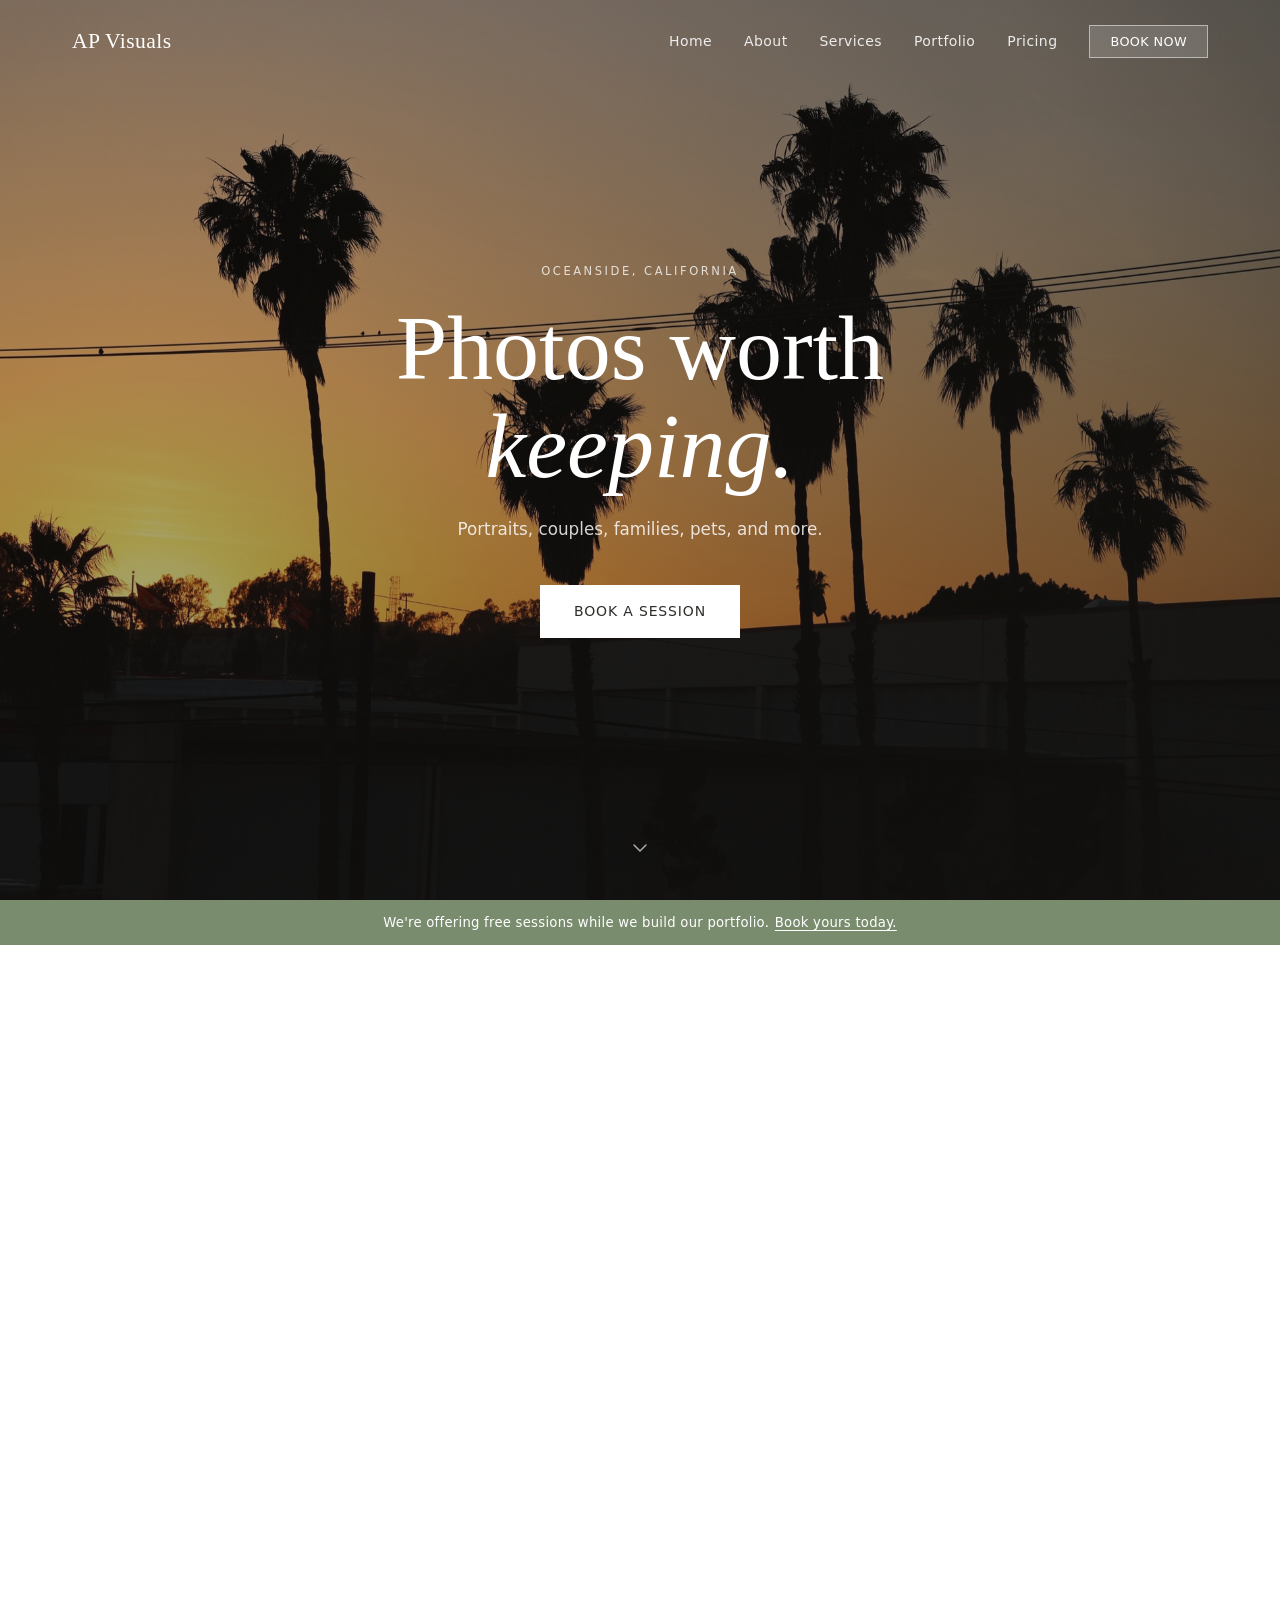
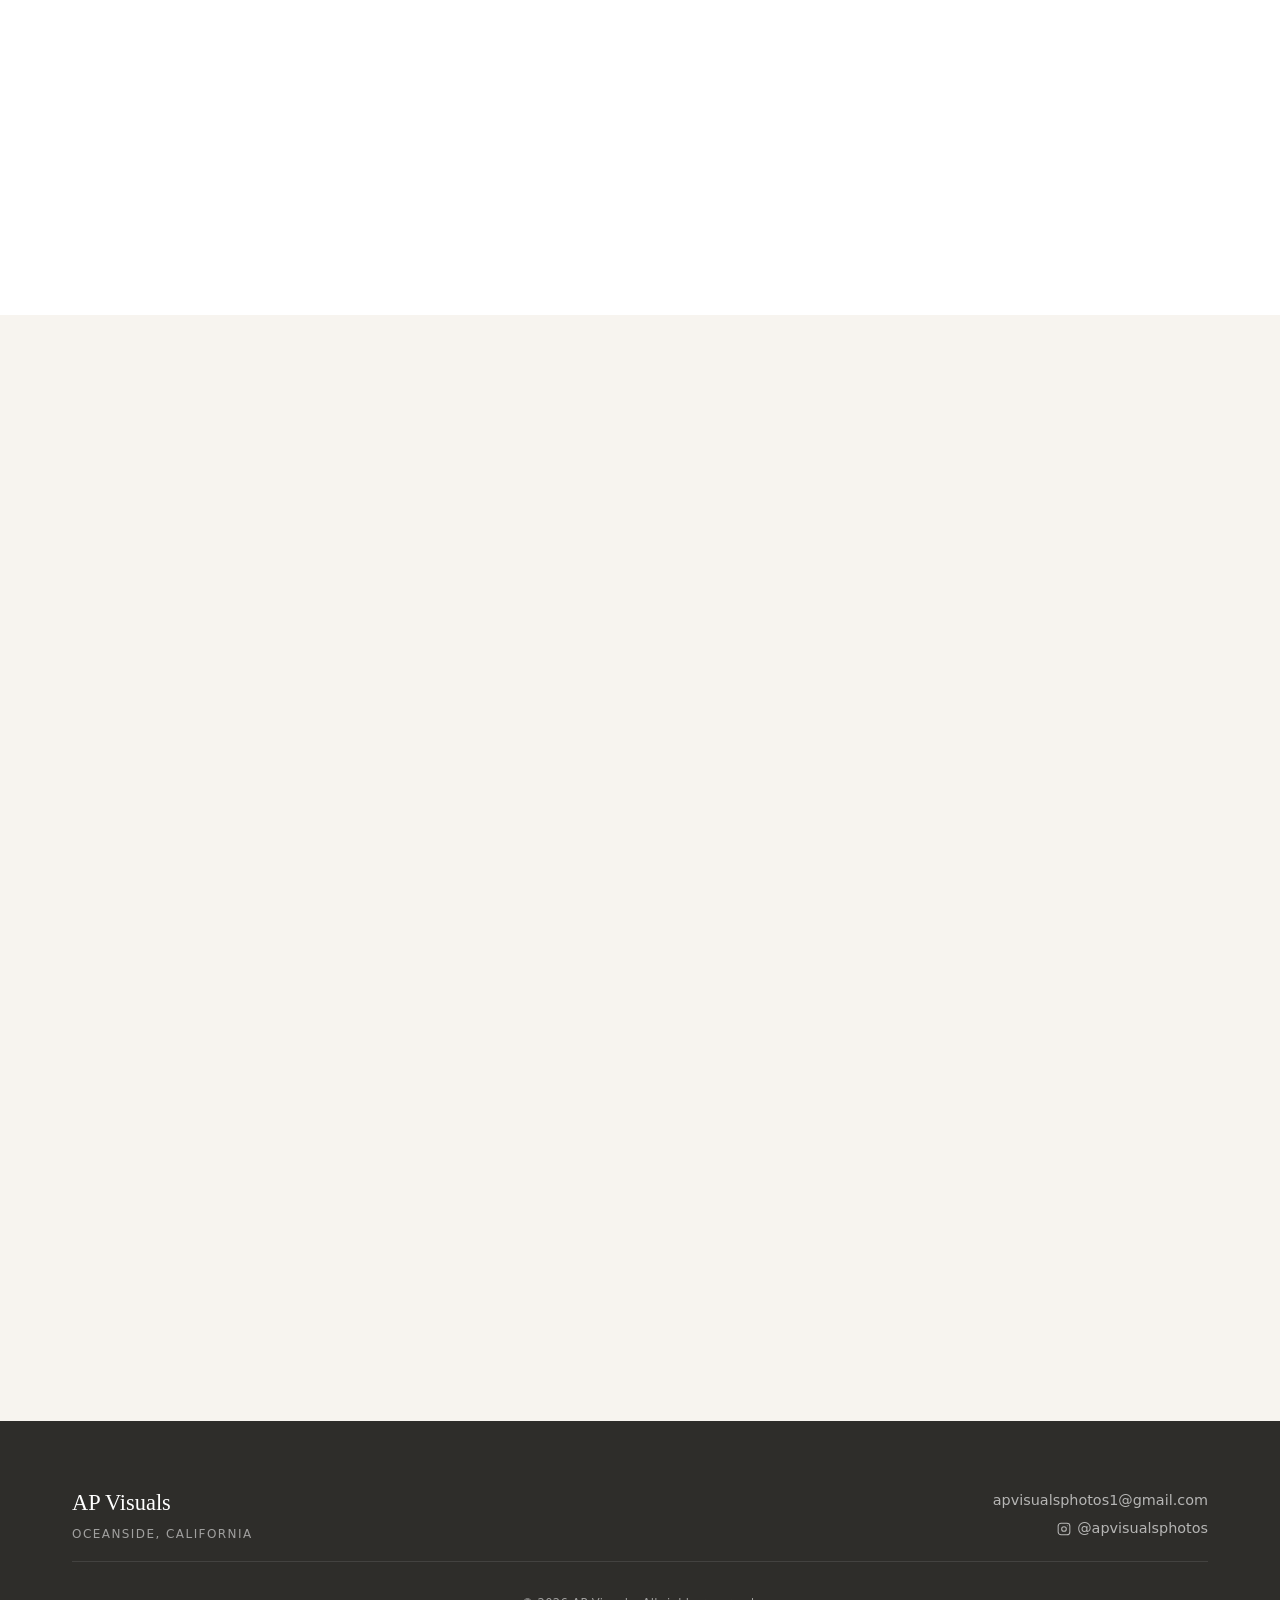
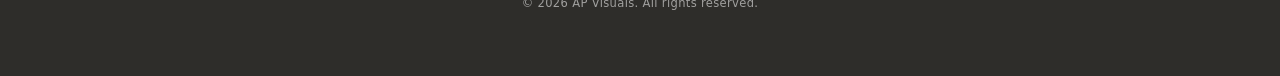
<file: index.html>
<!DOCTYPE html>
<html lang="en">
<head>
  <meta charset="UTF-8">
  <meta name="viewport" content="width=device-width, initial-scale=1.0">
  <meta name="description" content="AP Visuals - Professional photography in Oceanside, CA. Portraits, couples, families, pets, proposals, graduations, military homecomings, promotions, and retirements.">
  <title>AP Visuals | Oceanside, CA Photography</title>
  <link rel="preconnect" href="https://fonts.googleapis.com">
  <link rel="preconnect" href="https://fonts.gstatic.com" crossorigin>
  <link href="https://fonts.googleapis.com/css2?family=Playfair+Display:ital,wght@0,400;0,600;1,400&family=DM+Sans:opsz,wght@9..40,300;9..40,400;9..40,500&display=swap" rel="stylesheet">
  <link rel="stylesheet" href="css/styles.css?v=5">
  <meta http-equiv="Content-Security-Policy" content="default-src 'self'; script-src 'self'; style-src 'self' https://fonts.googleapis.com; font-src 'self' https://fonts.gstatic.com; img-src 'self' data:; connect-src 'self' https://formspree.io;">
  <meta name="referrer" content="strict-origin-when-cross-origin">
</head>
<body>

  <!-- ── Navigation ────────────────────────────── -->
  <nav class="nav" id="nav">
    <div class="nav__inner">
      <a href="#home" class="nav__logo">AP Visuals</a>
      <button class="nav__toggle" id="navToggle" aria-label="Open menu" aria-expanded="false">
        <span></span><span></span><span></span>
      </button>
      <ul class="nav__links" id="navLinks">
        <li><a href="#home">Home</a></li>
        <li><a href="#about">About</a></li>
        <li><a href="services.html">Services</a></li>
        <li><a href="portfolio.html">Portfolio</a></li>
        <li><a href="pricing.html">Pricing</a></li>
        <li><a href="contact.html" class="nav__cta">Book Now</a></li>
      </ul>
    </div>
  </nav>

  <!-- ── Hero ──────────────────────────────────── -->
  <section class="hero" id="home">
    <div class="hero__image">
      <img
        src="Photos/IMG_0176.JPG"
        alt="Palm trees silhouetted against an Oceanside sunset"
        loading="eager"
      >
    </div>
    <div class="hero__overlay"></div>
    <div class="hero__content">
      <p class="hero__eyebrow">Oceanside, California</p>
      <h1 class="hero__title">Photos worth<br><em>keeping.</em></h1>
      <p class="hero__sub">Portraits, couples, families, pets, and more.</p>
      <a href="contact.html" class="btn btn--light">Book a Session</a>
    </div>
    <a href="#about" class="hero__scroll" aria-label="Scroll down">
      <svg width="24" height="24" viewBox="0 0 24 24" fill="none" stroke="currentColor" stroke-width="1.5" stroke-linecap="round" stroke-linejoin="round">
        <polyline points="6 9 12 15 18 9"></polyline>
      </svg>
    </a>
  </section>

  <!-- ── Promo Banner ──────────────────────────── -->
  <div class="promo-banner">
    We're offering free sessions while we build our portfolio.<a href="contact.html">Book yours today.</a>
  </div>

  <!-- ── About ──────────────────────────────────── -->
  <section class="about" id="about">
    <div class="container about__grid">
      <div class="about__image fade-in">
        <img
          src="Photos/IMG_0569.jpg"
          alt="Person watching the ocean at sunset with their dog"
        >
      </div>
      <div class="about__text fade-in">
        <p class="section-eyebrow">About Us</p>
        <h2>Just getting started.</h2>
        <p>We're Paul and Aliyah, a husband and wife based in Oceanside. We picked up the camera not too long ago and haven't looked back.</p>
        <p>We're building our portfolio and keeping our prices low while we grow. If you want good photos and don't mind working with a team that's still early on, we'd love to work with you.</p>
        <a href="contact.html" class="btn btn--outline">Say Hello</a>
      </div>
    </div>
  </section>

  <!-- ── Services Teaser ───────────────────────── -->
  <section class="services-teaser">
    <div class="container">
      <div class="section-header fade-in">
        <p class="section-eyebrow">What We Do</p>
        <h2>What we cover.</h2>
      </div>

      <div class="services-teaser__grid">

        <div class="service-card fade-in">
          <div class="service-card__image">
            <img src="Photos/IMG_0620.jpg" alt="Portrait at the Oceanside coast">
          </div>
          <p class="service-card__label">Portraits</p>
        </div>

        <div class="service-card fade-in">
          <div class="service-card__image">
            <img src="Photos/IMG_0163.JPG" alt="Golden retriever in golden hour light">
          </div>
          <p class="service-card__label">Pets</p>
        </div>

        <a href="services.html" class="service-card service-card--cta fade-in">
          <div class="service-card__image">
            <p>9<br>Services</p>
          </div>
          <p class="service-card__label">See All</p>
        </a>

      </div>

      <div class="services-teaser__cta fade-in">
        <a href="services.html" class="btn btn--outline">View All Services</a>
      </div>
    </div>
  </section>

  <!-- ── Footer ─────────────────────────────────── -->
  <footer class="footer" id="contact">
    <div class="container footer__inner">
      <div class="footer__brand">
        <p class="footer__logo">AP Visuals</p>
        <p class="footer__tagline">Oceanside, California</p>
      </div>
      <div class="footer__contact">
        <a href="mailto:apvisualsphotos1@gmail.com">apvisualsphotos1@gmail.com</a>
        <a href="https://www.instagram.com/apvisualsphotos" target="_blank" rel="noopener" class="footer__ig">
          <svg width="14" height="14" viewBox="0 0 24 24" fill="none" stroke="currentColor" stroke-width="1.8" stroke-linecap="round" stroke-linejoin="round"><rect x="2" y="2" width="20" height="20" rx="5" ry="5"/><circle cx="12" cy="12" r="4"/><circle cx="17.5" cy="6.5" r="0.8" fill="currentColor" stroke="none"/></svg>
          @apvisualsphotos
        </a>
      </div>
      <p class="footer__copy">&copy; 2026 AP Visuals. All rights reserved.</p>
    </div>
  </footer>

  <button class="back-to-top" id="backToTop" aria-label="Back to top">
    <svg width="16" height="16" viewBox="0 0 24 24" fill="none" stroke="currentColor" stroke-width="2.5" stroke-linecap="round" stroke-linejoin="round">
      <polyline points="18 15 12 9 6 15"></polyline>
    </svg>
    Back to top
  </button>

  <script src="js/main.js"></script>
</body>
</html>
</file>
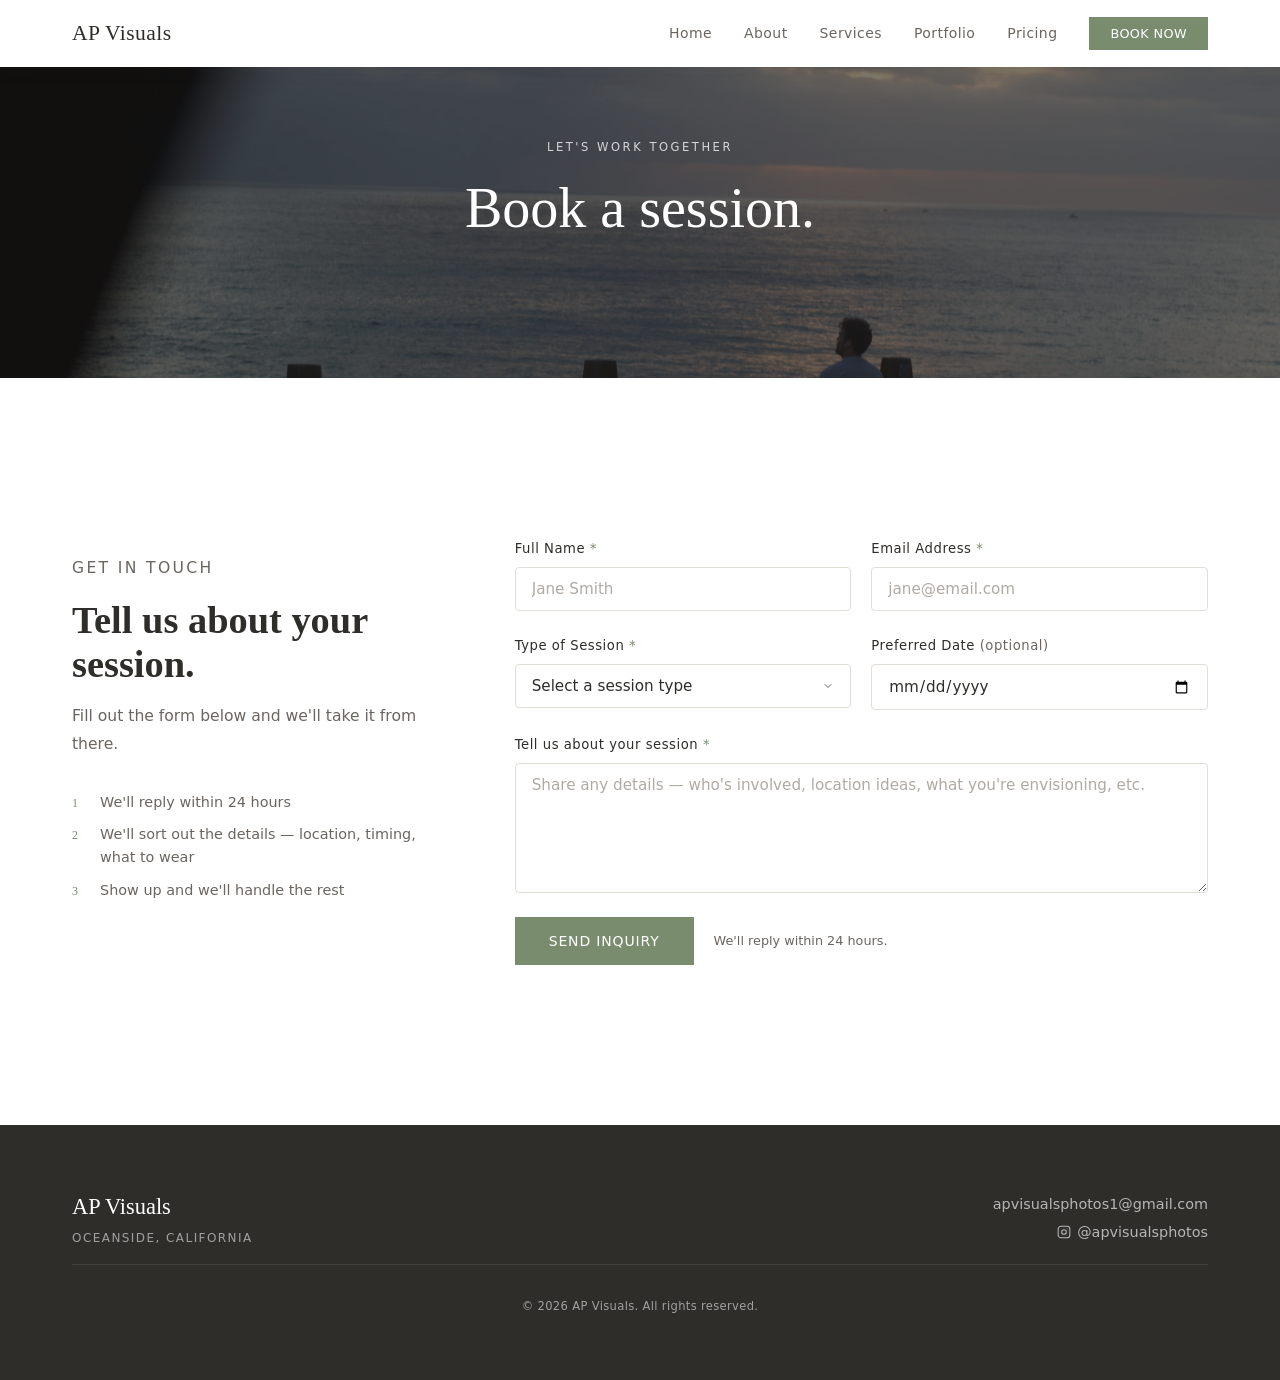
<file: contact.html>
<!DOCTYPE html>
<html lang="en">
<head>
  <meta charset="UTF-8">
  <meta name="viewport" content="width=device-width, initial-scale=1.0">
  <meta name="description" content="Book a session with AP Visuals - photography in Oceanside, CA. Reach out for portraits, couples, families, pets, and more.">
  <title>Contact | AP Visuals</title>
  <link rel="preconnect" href="https://fonts.googleapis.com">
  <link rel="preconnect" href="https://fonts.gstatic.com" crossorigin>
  <link href="https://fonts.googleapis.com/css2?family=Playfair+Display:ital,wght@0,400;0,600;1,400&family=DM+Sans:opsz,wght@9..40,300;9..40,400;9..40,500&display=swap" rel="stylesheet">
  <link rel="stylesheet" href="css/styles.css?v=5">
  <meta http-equiv="Content-Security-Policy" content="default-src 'self'; script-src 'self'; style-src 'self' https://fonts.googleapis.com; font-src 'self' https://fonts.gstatic.com; img-src 'self' data:; connect-src 'self' https://formspree.io;">
  <meta name="referrer" content="strict-origin-when-cross-origin">
</head>
<body>

  <!-- ── Navigation ────────────────────────────── -->
  <nav class="nav scrolled" id="nav">
    <div class="nav__inner">
      <a href="index.html" class="nav__logo">AP Visuals</a>
      <button class="nav__toggle" id="navToggle" aria-label="Open menu" aria-expanded="false">
        <span></span><span></span><span></span>
      </button>
      <ul class="nav__links" id="navLinks">
        <li><a href="index.html">Home</a></li>
        <li><a href="index.html#about">About</a></li>
        <li><a href="services.html">Services</a></li>
        <li><a href="portfolio.html">Portfolio</a></li>
        <li><a href="pricing.html">Pricing</a></li>
        <li><a href="contact.html" class="nav__cta nav__active-cta">Book Now</a></li>
      </ul>
    </div>
  </nav>

  <!-- ── Page Header ────────────────────────────── -->
  <section class="page-hero">
    <div class="page-hero__image">
      <img src="Photos/IMG_0569.jpg" alt="Peaceful evening at the Oceanside coast">
    </div>
    <div class="page-hero__overlay"></div>
    <div class="page-hero__content">
      <p class="hero__eyebrow">Let's work together</p>
      <h1 class="page-hero__title">Book a session.</h1>
    </div>
  </section>

  <!-- ── Contact Form ───────────────────────────── -->
  <section class="contact-section">
    <div class="container contact-section__inner">

      <div class="contact-intro fade-in">
        <p class="section-eyebrow">Get in touch</p>
        <h2>Tell us about your session.</h2>
        <p>Fill out the form below and we'll take it from there.</p>
        <ol class="contact-steps">
          <li>We'll reply within 24 hours</li>
          <li>We'll sort out the details — location, timing, what to wear</li>
          <li>Show up and we'll handle the rest</li>
        </ol>
      </div>

      <form
        class="contact-form fade-in"
        action="https://formspree.io/f/xojbqkpv"
        method="POST"
        id="contactForm"
      >
        <div class="form-row">
          <div class="form-group">
            <label for="name">Full Name <span class="form-required">*</span></label>
            <input type="text" id="name" name="name" placeholder="Jane Smith" required>
          </div>
          <div class="form-group">
            <label for="email">Email Address <span class="form-required">*</span></label>
            <input type="email" id="email" name="email" placeholder="jane@email.com" required>
          </div>
        </div>

        <div class="form-row">
          <div class="form-group">
            <label for="session">Type of Session <span class="form-required">*</span></label>
            <select id="session" name="session" required>
              <option value="" disabled selected>Select a session type</option>
              <option value="Portraits">Portraits</option>
              <option value="Couples">Couples</option>
              <option value="Families">Families</option>
              <option value="Pets">Pets</option>
              <option value="Proposals">Proposals</option>
              <option value="Graduations">Graduations</option>
              <option value="Military Homecomings">Military Homecomings</option>
              <option value="Promotions">Promotions</option>
              <option value="Retirements">Retirements</option>
              <option value="Not sure yet">Not sure yet</option>
            </select>
          </div>
          <div class="form-group">
            <label for="date">Preferred Date <span class="form-optional">(optional)</span></label>
            <input type="date" id="date" name="preferred_date">
          </div>
        </div>

        <div class="form-group">
          <label for="message">Tell us about your session <span class="form-required">*</span></label>
          <textarea id="message" name="message" rows="5" placeholder="Share any details — who's involved, location ideas, what you're envisioning, etc." required></textarea>
        </div>

        <div class="form-group form-submit">
          <button type="submit" class="btn btn--primary">Send Inquiry</button>
          <p class="form-note">We'll reply within 24 hours.</p>
        </div>

        <div class="form-success" id="formSuccess">
          <p>Thanks for reaching out! We'll be in touch within 24 hours.</p>
        </div>

        <div class="form-error" id="formError">
          <p>Something went wrong. Please try again or email us directly at <a href="mailto:apvisualsphotos1@gmail.com">apvisualsphotos1@gmail.com</a>.</p>
        </div>
      </form>

    </div>
  </section>

  <!-- ── Footer ─────────────────────────────────── -->
  <footer class="footer">
    <div class="container footer__inner">
      <div class="footer__brand">
        <p class="footer__logo">AP Visuals</p>
        <p class="footer__tagline">Oceanside, California</p>
      </div>
      <div class="footer__contact">
        <a href="mailto:apvisualsphotos1@gmail.com">apvisualsphotos1@gmail.com</a>
        <a href="https://www.instagram.com/apvisualsphotos" target="_blank" rel="noopener" class="footer__ig">
          <svg width="14" height="14" viewBox="0 0 24 24" fill="none" stroke="currentColor" stroke-width="1.8" stroke-linecap="round" stroke-linejoin="round"><rect x="2" y="2" width="20" height="20" rx="5" ry="5"/><circle cx="12" cy="12" r="4"/><circle cx="17.5" cy="6.5" r="0.8" fill="currentColor" stroke="none"/></svg>
          @apvisualsphotos
        </a>
      </div>
      <p class="footer__copy">&copy; 2026 AP Visuals. All rights reserved.</p>
    </div>
  </footer>

  <button class="back-to-top" id="backToTop" aria-label="Back to top">
    <svg width="16" height="16" viewBox="0 0 24 24" fill="none" stroke="currentColor" stroke-width="2.5" stroke-linecap="round" stroke-linejoin="round">
      <polyline points="18 15 12 9 6 15"></polyline>
    </svg>
    Back to top
  </button>

  <script src="js/main.js"></script>
</body>
</html>
</file>
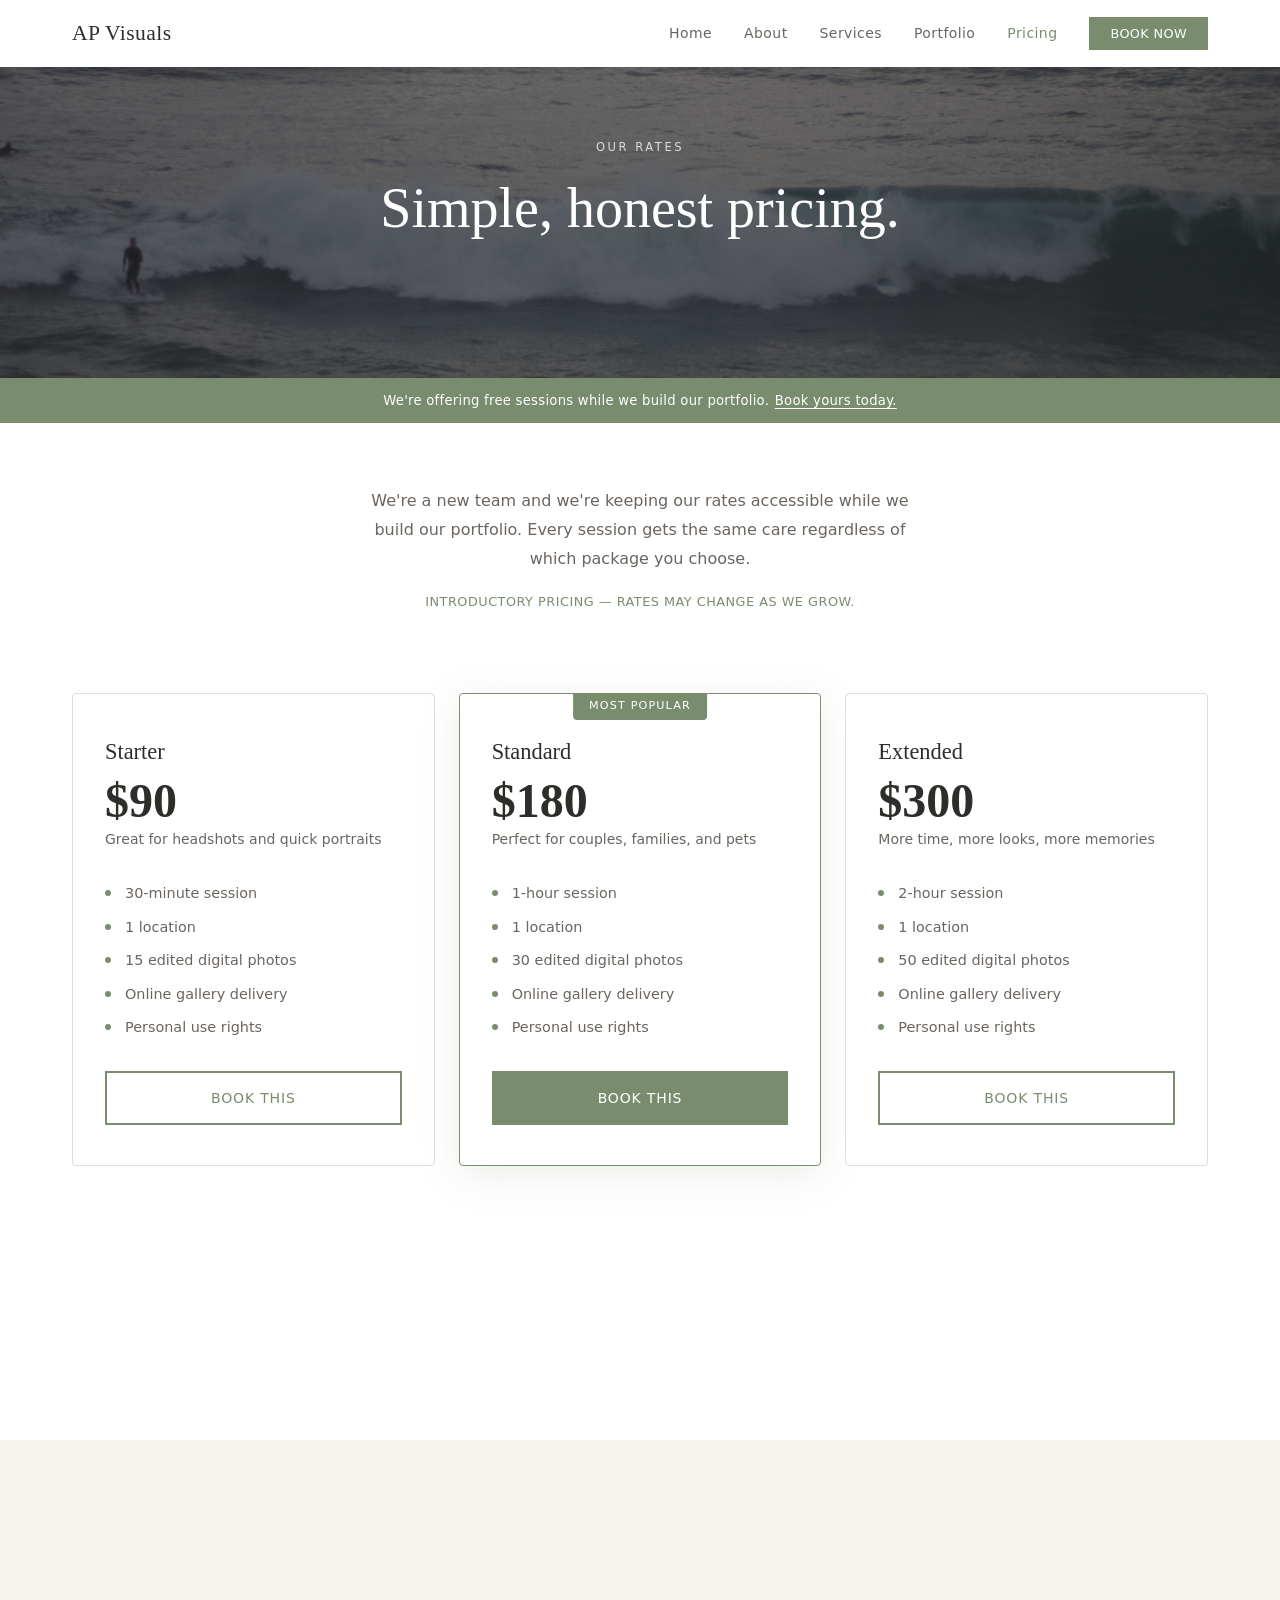
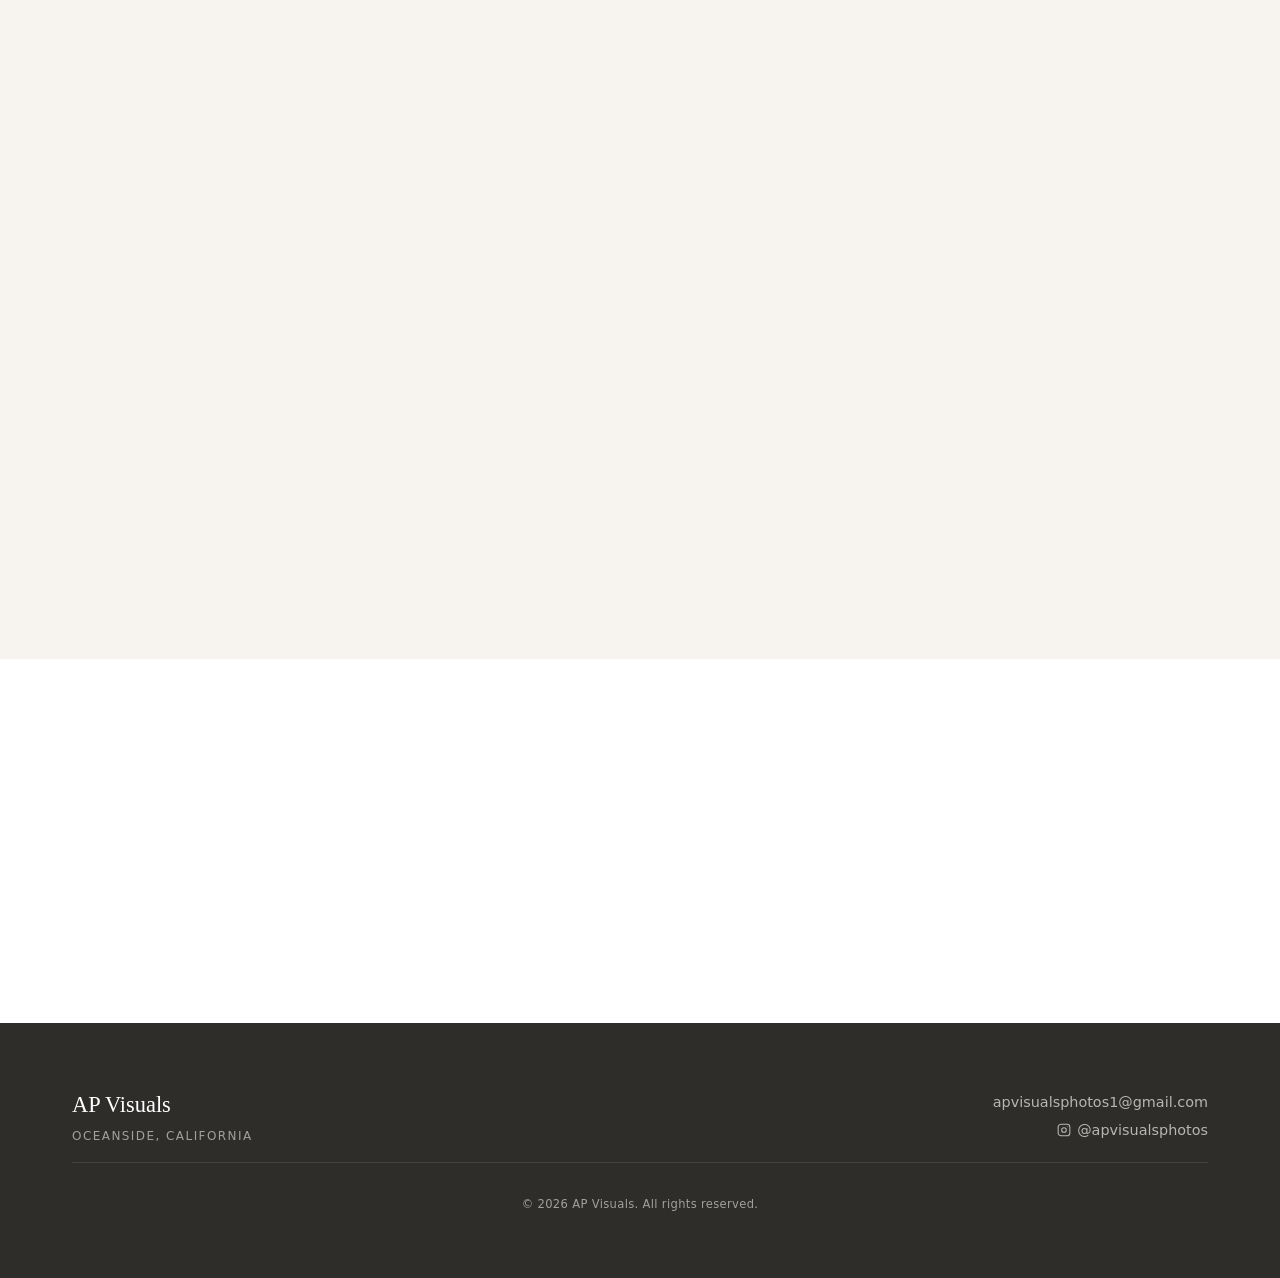
<file: pricing.html>
<!DOCTYPE html>
<html lang="en">
<head>
  <meta charset="UTF-8">
  <meta name="viewport" content="width=device-width, initial-scale=1.0">
  <meta name="description" content="AP Visuals pricing - simple, honest session packages for portraits, couples, families, pets, and more in Oceanside, CA.">
  <title>Pricing | AP Visuals</title>
  <link rel="preconnect" href="https://fonts.googleapis.com">
  <link rel="preconnect" href="https://fonts.gstatic.com" crossorigin>
  <link href="https://fonts.googleapis.com/css2?family=Playfair+Display:ital,wght@0,400;0,600;1,400&family=DM+Sans:opsz,wght@9..40,300;9..40,400;9..40,500&display=swap" rel="stylesheet">
  <link rel="stylesheet" href="css/styles.css?v=5">
  <meta http-equiv="Content-Security-Policy" content="default-src 'self'; script-src 'self'; style-src 'self' https://fonts.googleapis.com; font-src 'self' https://fonts.gstatic.com; img-src 'self' data:; connect-src 'self' https://formspree.io;">
  <meta name="referrer" content="strict-origin-when-cross-origin">
</head>
<body>

  <!-- ── Navigation ────────────────────────────── -->
  <nav class="nav scrolled" id="nav">
    <div class="nav__inner">
      <a href="index.html" class="nav__logo">AP Visuals</a>
      <button class="nav__toggle" id="navToggle" aria-label="Open menu" aria-expanded="false">
        <span></span><span></span><span></span>
      </button>
      <ul class="nav__links" id="navLinks">
        <li><a href="index.html">Home</a></li>
        <li><a href="index.html#about">About</a></li>
        <li><a href="services.html">Services</a></li>
        <li><a href="portfolio.html">Portfolio</a></li>
        <li><a href="pricing.html" class="nav__active">Pricing</a></li>
        <li><a href="contact.html" class="nav__cta">Book Now</a></li>
      </ul>
    </div>
  </nav>

  <!-- ── Page Header ────────────────────────────── -->
  <section class="page-hero">
    <div class="page-hero__image">
      <img src="Photos/IMG_0648.jpg" alt="Oceanside coastline at dusk">
    </div>
    <div class="page-hero__overlay"></div>
    <div class="page-hero__content">
      <p class="hero__eyebrow">Our rates</p>
      <h1 class="page-hero__title">Simple, honest pricing.</h1>
    </div>
  </section>

  <!-- ── Promo Banner ──────────────────────────── -->
  <div class="promo-banner">
    We're offering free sessions while we build our portfolio.<a href="contact.html">Book yours today.</a>
  </div>

  <!-- ── Intro ──────────────────────────────────── -->
  <section class="pricing-intro">
    <div class="container pricing-intro__inner fade-in">
      <p>We're a new team and we're keeping our rates accessible while we build our portfolio. Every session gets the same care regardless of which package you choose.</p>
      <p class="pricing-intro__note">Introductory pricing — rates may change as we grow.</p>
    </div>
  </section>

  <!-- ── Pricing Cards ──────────────────────────── -->
  <section class="pricing-section">
    <div class="container">
      <div class="pricing__grid">

        <!-- Starter -->
        <div class="pricing-card fade-in">
          <div class="pricing-card__header">
            <p class="pricing-card__name">Starter</p>
            <p class="pricing-card__price"><span>$90</span></p>
            <p class="pricing-card__sub">Great for headshots and quick portraits</p>
          </div>
          <ul class="pricing-card__features">
            <li>30-minute session</li>
            <li>1 location</li>
            <li>15 edited digital photos</li>
            <li>Online gallery delivery</li>
            <li>Personal use rights</li>
          </ul>
          <a href="contact.html" class="btn btn--outline">Book This</a>
        </div>

        <!-- Standard -->
        <div class="pricing-card pricing-card--featured fade-in">
          <div class="pricing-card__badge">Most Popular</div>
          <div class="pricing-card__header">
            <p class="pricing-card__name">Standard</p>
            <p class="pricing-card__price"><span>$180</span></p>
            <p class="pricing-card__sub">Perfect for couples, families, and pets</p>
          </div>
          <ul class="pricing-card__features">
            <li>1-hour session</li>
            <li>1 location</li>
            <li>30 edited digital photos</li>
            <li>Online gallery delivery</li>
            <li>Personal use rights</li>
          </ul>
          <a href="contact.html" class="btn btn--primary">Book This</a>
        </div>

        <!-- Extended -->
        <div class="pricing-card fade-in">
          <div class="pricing-card__header">
            <p class="pricing-card__name">Extended</p>
            <p class="pricing-card__price"><span>$300</span></p>
            <p class="pricing-card__sub">More time, more looks, more memories</p>
          </div>
          <ul class="pricing-card__features">
            <li>2-hour session</li>
            <li>1 location</li>
            <li>50 edited digital photos</li>
            <li>Online gallery delivery</li>
            <li>Personal use rights</li>
          </ul>
          <a href="contact.html" class="btn btn--outline">Book This</a>
        </div>

      </div>

      <p class="pricing__fine-print fade-in">All packages include travel within San Diego County. Photos delivered within 7 to 14 days.</p>
    </div>
  </section>

  <!-- ── FAQ ───────────────────────────────────── -->
  <section class="faq">
    <div class="container">
      <div class="section-header fade-in">
        <p class="section-eyebrow">Questions</p>
        <h2>Good things to know.</h2>
      </div>

      <div class="faq__grid">

        <div class="faq__item fade-in">
          <h3>How do I book a session?</h3>
          <p>Just send us an email at <a href="mailto:apvisualsphotos1@gmail.com">apvisualsphotos1@gmail.com</a>. Tell us what you have in mind and we'll take it from there.</p>
        </div>

        <div class="faq__item fade-in">
          <h3>When will I get my photos?</h3>
          <p>We deliver your edited gallery within 7 to 14 days of the session. You'll get a link to download everything in full resolution.</p>
        </div>

        <div class="faq__item fade-in">
          <h3>Where do you shoot?</h3>
          <p>We're based in Oceanside and shoot all over San Diego County. The beach, a park, your backyard — if you have a spot in mind, we're open to it.</p>
        </div>

        <div class="faq__item fade-in">
          <h3>Can I request specific shots?</h3>
          <p>Absolutely. Send us any inspiration or must-have shots ahead of time and we'll do our best to make them happen.</p>
        </div>

        <div class="faq__item fade-in">
          <h3>What if the weather is bad?</h3>
          <p>We'll reschedule at no charge. We want your photos to look great as much as you do.</p>
        </div>

        <div class="faq__item fade-in">
          <h3>Do you edit all the photos?</h3>
          <p>Yes. Every photo in your gallery is individually edited before delivery. No raw, unedited images in your final set.</p>
        </div>

      </div>
    </div>
  </section>

  <!-- ── CTA ───────────────────────────────────── -->
  <section class="pricing-cta fade-in">
    <div class="container pricing-cta__inner">
      <h2>Book a session.</h2>
      <p>Drop us an email and we'll get something on the calendar.</p>
      <a href="contact.html" class="btn btn--light">Get in Touch</a>
    </div>
  </section>

  <!-- ── Footer ─────────────────────────────────── -->
  <footer class="footer">
    <div class="container footer__inner">
      <div class="footer__brand">
        <p class="footer__logo">AP Visuals</p>
        <p class="footer__tagline">Oceanside, California</p>
      </div>
      <div class="footer__contact">
        <a href="mailto:apvisualsphotos1@gmail.com">apvisualsphotos1@gmail.com</a>
        <a href="https://www.instagram.com/apvisualsphotos" target="_blank" rel="noopener" class="footer__ig">
          <svg width="14" height="14" viewBox="0 0 24 24" fill="none" stroke="currentColor" stroke-width="1.8" stroke-linecap="round" stroke-linejoin="round"><rect x="2" y="2" width="20" height="20" rx="5" ry="5"/><circle cx="12" cy="12" r="4"/><circle cx="17.5" cy="6.5" r="0.8" fill="currentColor" stroke="none"/></svg>
          @apvisualsphotos
        </a>
      </div>
      <p class="footer__copy">&copy; 2026 AP Visuals. All rights reserved.</p>
    </div>
  </footer>

  <button class="back-to-top" id="backToTop" aria-label="Back to top">
    <svg width="16" height="16" viewBox="0 0 24 24" fill="none" stroke="currentColor" stroke-width="2.5" stroke-linecap="round" stroke-linejoin="round">
      <polyline points="18 15 12 9 6 15"></polyline>
    </svg>
    Back to top
  </button>

  <script src="js/main.js"></script>
</body>
</html>
</file>
<file: css/styles.css>
/* ─── Custom Properties ─────────────────────────── */
:root {
  --bg:          #FFFFFF;
  --bg-alt:      #F7F4EF;
  --accent:      #7A8C6E;
  --accent-dark: #5E6E54;
  --text:        #2E2D2A;
  --text-light:  #6B6560;
  --white:       #FFFFFF;
  --border:      #E2DDD7;

  --font-serif: 'Playfair Display', Georgia, serif;
  --font-sans:  'DM Sans', system-ui, sans-serif;

  --space-sm:  1rem;
  --space-md:  2rem;
  --space-lg:  4rem;
  --space-xl:  6rem;
  --space-2xl: 10rem;

  --radius:     4px;
  --transition: 0.3s ease;
  --max-width:  1200px;
}

/* ─── Reset ─────────────────────────────────────── */
*, *::before, *::after { box-sizing: border-box; margin: 0; padding: 0; }
html { scroll-behavior: smooth; }
body {
  font-family: var(--font-sans);
  background: var(--bg);
  color: var(--text);
  line-height: 1.6;
  -webkit-font-smoothing: antialiased;
}
img { display: block; width: 100%; height: 100%; object-fit: cover; }
a { color: inherit; text-decoration: none; }
ul { list-style: none; }

/* ─── Typography ─────────────────────────────────── */
h1, h2, h3 {
  font-family: var(--font-serif);
  line-height: 1.15;
  font-weight: 600;
}
h2 { font-size: clamp(1.8rem, 3vw, 2.6rem); }

/* ─── Utilities ──────────────────────────────────── */
.container {
  max-width: var(--max-width);
  margin: 0 auto;
  padding: 0 var(--space-md);
}

.section-eyebrow {
  font-size: 0.75rem;
  font-weight: 500;
  letter-spacing: 0.15em;
  text-transform: uppercase;
  color: var(--accent);
  margin-bottom: var(--space-sm);
}

.section-header {
  text-align: center;
  margin-bottom: var(--space-lg);
}

.section-header h2 {
  max-width: 560px;
  margin: 0 auto;
}

/* ─── Buttons ────────────────────────────────────── */
.btn {
  display: inline-block;
  padding: 0.85rem 2rem;
  font-family: var(--font-sans);
  font-size: 0.875rem;
  font-weight: 500;
  letter-spacing: 0.06em;
  text-transform: uppercase;
  border: 2px solid transparent;
  cursor: pointer;
  transition: background var(--transition), color var(--transition), border-color var(--transition);
}

.btn--light {
  background: var(--white);
  color: var(--text);
  border-color: var(--white);
}
.btn--light:hover {
  background: transparent;
  color: var(--white);
}

.btn--outline {
  background: transparent;
  color: var(--accent);
  border-color: var(--accent);
}
.btn--outline:hover {
  background: var(--accent);
  color: var(--white);
}

.btn--primary {
  background: var(--accent);
  color: var(--white);
  border-color: var(--accent);
}
.btn--primary:hover {
  background: var(--accent-dark);
  border-color: var(--accent-dark);
}

/* ─── Navigation ─────────────────────────────────── */
.nav {
  position: fixed;
  top: 0;
  left: 0;
  right: 0;
  z-index: 100;
  padding: 1.5rem 0;
  transition: background var(--transition), padding var(--transition), box-shadow var(--transition);
}

.nav.scrolled {
  background: var(--bg);
  padding: 1rem 0;
  box-shadow: 0 1px 20px rgba(46, 45, 42, 0.08);
}

.nav__inner {
  max-width: var(--max-width);
  margin: 0 auto;
  padding: 0 var(--space-md);
  display: flex;
  align-items: center;
  justify-content: space-between;
}

.nav__logo {
  font-family: var(--font-serif);
  font-size: 1.35rem;
  color: var(--white);
  letter-spacing: 0.02em;
  transition: color var(--transition);
}
.nav.scrolled .nav__logo { color: var(--text); }

.nav__links {
  display: flex;
  align-items: center;
  gap: var(--space-md);
}

.nav__links a {
  font-size: 0.875rem;
  font-weight: 400;
  color: rgba(255, 255, 255, 0.88);
  letter-spacing: 0.03em;
  transition: color var(--transition);
}
.nav__links a:hover { color: var(--white); }
.nav.scrolled .nav__links a { color: var(--text-light); }
.nav.scrolled .nav__links a:hover { color: var(--text); }

.nav__cta {
  padding: 0.5rem 1.25rem !important;
  background: rgba(255, 255, 255, 0.15) !important;
  color: var(--white) !important;
  border: 1px solid rgba(255, 255, 255, 0.5) !important;
  font-weight: 500 !important;
  letter-spacing: 0.05em;
  font-size: 0.8rem !important;
  text-transform: uppercase;
  transition: background var(--transition), border-color var(--transition) !important;
}
.nav__cta:hover {
  background: var(--white) !important;
  color: var(--text) !important;
  border-color: var(--white) !important;
}
.nav.scrolled .nav__cta {
  background: var(--accent) !important;
  color: var(--white) !important;
  border-color: var(--accent) !important;
}
.nav.scrolled .nav__cta:hover {
  background: var(--accent-dark) !important;
  border-color: var(--accent-dark) !important;
}

/* Hamburger */
.nav__toggle {
  display: none;
  flex-direction: column;
  gap: 5px;
  background: none;
  border: none;
  cursor: pointer;
  padding: 4px;
}
.nav__toggle span {
  display: block;
  width: 24px;
  height: 2px;
  background: var(--white);
  transition: background var(--transition);
}
.nav.scrolled .nav__toggle span { background: var(--text); }

/* ─── Hero ───────────────────────────────────────── */
.hero {
  position: relative;
  height: 100svh;
  min-height: 620px;
  display: flex;
  align-items: center;
  justify-content: center;
  text-align: center;
  overflow: hidden;
}

.hero__image {
  position: absolute;
  inset: 0;
  z-index: 0;
}

.hero__overlay {
  position: absolute;
  inset: 0;
  background: linear-gradient(
    160deg,
    rgba(30, 28, 25, 0.28) 0%,
    rgba(30, 28, 25, 0.55) 100%
  );
  z-index: 1;
}

.hero__content {
  position: relative;
  z-index: 2;
  color: var(--white);
  padding: 0 var(--space-md);
  max-width: 720px;
  animation: fadeUp 1s 0.2s ease both;
}

.hero__eyebrow {
  font-size: 0.72rem;
  font-weight: 500;
  letter-spacing: 0.22em;
  text-transform: uppercase;
  color: rgba(255, 255, 255, 0.78);
  margin-bottom: 1.25rem;
}

.hero__title {
  font-family: var(--font-serif);
  font-size: clamp(3rem, 7.5vw, 5.75rem);
  line-height: 1.06;
  font-weight: 400;
  margin-bottom: 1.25rem;
}
.hero__title em {
  font-style: italic;
}

.hero__sub {
  font-size: 1.05rem;
  font-weight: 300;
  color: rgba(255, 255, 255, 0.82);
  line-height: 1.75;
  margin-bottom: 2.5rem;
}

.hero__scroll {
  position: absolute;
  bottom: 2rem;
  left: 50%;
  transform: translateX(-50%);
  z-index: 2;
  color: rgba(255, 255, 255, 0.65);
  animation: bounce 2s 1.5s ease-in-out infinite;
  transition: color var(--transition);
}
.hero__scroll:hover { color: var(--white); }

/* ─── About ──────────────────────────────────────── */
.about {
  padding: var(--space-2xl) 0;
}

.about__grid {
  display: grid;
  grid-template-columns: 1fr 1fr;
  gap: var(--space-xl);
  align-items: center;
}

.about__image {
  aspect-ratio: 4 / 5;
  overflow: hidden;
  border-radius: var(--radius);
}
.about__image img {
  transition: transform 0.65s ease;
}
.about__image:hover img { transform: scale(1.04); }

.about__text h2 {
  margin-bottom: var(--space-md);
}

.about__text p {
  font-size: 1rem;
  color: var(--text-light);
  line-height: 1.85;
  margin-bottom: var(--space-sm);
}

.about__text .btn { margin-top: var(--space-sm); }

/* ─── Services ───────────────────────────────────── */

.service-card {
  cursor: pointer;
  text-decoration: none;
  display: block;
}

.service-card__image {
  aspect-ratio: 3 / 4;
  overflow: hidden;
  border-radius: var(--radius);
}

.service-card__image img {
  transition: transform 0.55s ease;
  image-orientation: none;
}
.service-card:hover .service-card__image img { transform: scale(1.05); }

.service-card__image--placeholder {
  background: linear-gradient(145deg, #ede9e2 0%, #ddd8cf 100%);
}

.service-card__label {
  font-family: var(--font-serif);
  font-size: 1rem;
  font-weight: 400;
  color: var(--text);
  text-align: center;
  padding: 0.75rem 0 0;
  letter-spacing: 0.01em;
}

.service-card__desc {
  font-size: 0.8rem;
  color: var(--text-light);
  text-align: center;
  padding: 0.3rem 0.25rem 0;
  line-height: 1.6;
}

/* CTA card */
.service-card--cta .service-card__image {
  background: var(--bg-alt);
  display: flex;
  align-items: center;
  justify-content: center;
  transition: background var(--transition);
}
.service-card--cta:hover .service-card__image { background: var(--accent); }

.service-card--cta .service-card__image p {
  font-family: var(--font-serif);
  font-size: 1.4rem;
  font-weight: 400;
  color: var(--text-light);
  text-align: center;
  line-height: 1.5;
  transition: color var(--transition);
}
.service-card--cta:hover .service-card__image p { color: var(--white); }

/* Services teaser (homepage) */
.services-teaser {
  padding: var(--space-2xl) 0;
  background: var(--bg-alt);
}

.services-teaser__grid {
  display: grid;
  grid-template-columns: repeat(3, 1fr);
  gap: 1.25rem;
  margin-bottom: var(--space-lg);
}

.services-teaser__cta { text-align: center; }

/* Full services grid (services.html) */
.services-full {
  padding: var(--space-xl) 0 var(--space-2xl);
}

.services-full__grid {
  display: grid;
  grid-template-columns: repeat(3, 1fr);
  gap: 1.5rem 1.25rem;
}

/* ─── Nav active link ────────────────────────────── */
.nav__active {
  color: var(--accent) !important;
}

/* ─── Page Hero (inner pages) ────────────────────── */
.page-hero {
  position: relative;
  height: 42vh;
  min-height: 300px;
  display: flex;
  align-items: center;
  justify-content: center;
  text-align: center;
  overflow: hidden;
  margin-top: 0;
}

.page-hero__image {
  position: absolute;
  inset: 0;
  z-index: 0;
}

.page-hero__overlay {
  position: absolute;
  inset: 0;
  background: rgba(30, 28, 25, 0.58);
  z-index: 1;
}

.page-hero__content {
  position: relative;
  z-index: 2;
  color: var(--white);
  padding: 0 var(--space-md);
  animation: fadeUp 0.8s ease both;
}

.page-hero__title {
  font-family: var(--font-serif);
  font-size: clamp(2rem, 5vw, 3.5rem);
  font-weight: 400;
  margin-top: 0.75rem;
}

/* ─── Pricing intro ──────────────────────────────── */
.pricing-intro {
  padding: var(--space-lg) 0 0;
}

.pricing-intro__inner {
  max-width: 640px;
  margin: 0 auto;
  text-align: center;
}

.pricing-intro__inner p {
  font-size: 1rem;
  color: var(--text-light);
  line-height: 1.8;
  margin-bottom: var(--space-sm);
}

.pricing-intro__note {
  font-size: 0.8rem !important;
  letter-spacing: 0.04em;
  color: var(--accent) !important;
  text-transform: uppercase;
}

/* ─── Pricing cards ──────────────────────────────── */
.pricing-section {
  padding: var(--space-lg) 0 var(--space-2xl);
}

.pricing__grid {
  display: grid;
  grid-template-columns: repeat(3, 1fr);
  gap: 1.5rem;
  align-items: start;
  margin-bottom: var(--space-lg);
}

.pricing-card {
  background: var(--white);
  border: 1px solid var(--border);
  border-radius: var(--radius);
  padding: 2.5rem 2rem;
  display: flex;
  flex-direction: column;
  gap: var(--space-md);
  position: relative;
}

.pricing-card--featured {
  border-color: var(--accent);
  box-shadow: 0 8px 40px rgba(122, 140, 110, 0.15);
  transform: translateY(-8px);
}

.pricing-card__badge {
  position: absolute;
  top: -1px;
  left: 50%;
  transform: translateX(-50%);
  background: var(--accent);
  color: var(--white);
  font-size: 0.7rem;
  font-weight: 500;
  letter-spacing: 0.1em;
  text-transform: uppercase;
  padding: 0.3rem 1rem;
  border-radius: 0 0 4px 4px;
}

.pricing-card__name {
  font-family: var(--font-serif);
  font-size: 1.4rem;
  font-weight: 400;
  color: var(--text);
  margin-bottom: 0.5rem;
}

.pricing-card__price {
  margin-bottom: 0.25rem;
}

.pricing-card__price span {
  font-family: var(--font-serif);
  font-size: 3rem;
  font-weight: 600;
  color: var(--text);
  line-height: 1;
}

.pricing-card__sub {
  font-size: 0.875rem;
  color: var(--text-light);
  line-height: 1.5;
}

.pricing-card__features {
  list-style: none;
  display: flex;
  flex-direction: column;
  gap: 0.65rem;
  flex: 1;
}

.pricing-card__features li {
  font-size: 0.9rem;
  color: var(--text-light);
  padding-left: 1.25rem;
  position: relative;
}

.pricing-card__features li::before {
  content: '';
  position: absolute;
  left: 0;
  top: 0.55em;
  width: 6px;
  height: 6px;
  border-radius: 50%;
  background: var(--accent);
}

.pricing-card .btn {
  width: 100%;
  text-align: center;
}

.pricing__fine-print {
  text-align: center;
  font-size: 0.875rem;
  color: var(--text-light);
  max-width: 600px;
  margin: 0 auto;
  line-height: 1.8;
}

/* ─── FAQ ────────────────────────────────────────── */
.faq {
  padding: var(--space-2xl) 0;
  background: var(--bg-alt);
}

.faq__grid {
  display: grid;
  grid-template-columns: repeat(2, 1fr);
  gap: 2.5rem 4rem;
}

.faq__item h3 {
  font-family: var(--font-serif);
  font-size: 1.1rem;
  font-weight: 600;
  margin-bottom: 0.6rem;
  color: var(--text);
}

.faq__item p {
  font-size: 0.925rem;
  color: var(--text-light);
  line-height: 1.8;
}

.faq__item a {
  color: var(--accent);
  text-decoration: underline;
  text-underline-offset: 3px;
}

/* ─── Pricing CTA ────────────────────────────────── */
.pricing-cta {
  background: var(--text);
  padding: var(--space-xl) 0;
  text-align: center;
}

.pricing-cta__inner h2 {
  font-family: var(--font-serif);
  font-size: clamp(1.8rem, 3vw, 2.6rem);
  color: var(--white);
  font-weight: 400;
  margin-bottom: var(--space-sm);
}

.pricing-cta__inner p {
  color: rgba(255, 255, 255, 0.65);
  margin-bottom: var(--space-md);
  font-size: 1rem;
}

/* ─── Footer ─────────────────────────────────────── */
.footer {
  background: var(--text);
  color: rgba(255, 255, 255, 0.55);
  padding: var(--space-lg) 0;
}

.footer__inner {
  display: grid;
  grid-template-columns: 1fr 1fr;
  align-items: center;
  gap: var(--space-md);
  row-gap: var(--space-sm);
}

.footer__logo {
  font-family: var(--font-serif);
  font-size: 1.4rem;
  color: var(--white);
  margin-bottom: 0.3rem;
}
.footer__tagline {
  font-size: 0.75rem;
  letter-spacing: 0.12em;
  text-transform: uppercase;
}

.footer__contact {
  text-align: right;
  display: flex;
  flex-direction: column;
  gap: 0.3rem;
  align-items: flex-end;
}
.footer__contact a {
  font-size: 0.9rem;
  color: rgba(255, 255, 255, 0.65);
  transition: color var(--transition);
}
.footer__contact a:hover { color: var(--white); }

.footer__ig {
  display: flex;
  align-items: center;
  gap: 0.4rem;
}

.footer__copy {
  grid-column: 1 / -1;
  font-size: 0.72rem;
  padding-top: var(--space-md);
  border-top: 1px solid rgba(255, 255, 255, 0.1);
  text-align: center;
  letter-spacing: 0.03em;
}

/* ─── Contact form ───────────────────────────────── */
.contact-section {
  padding: var(--space-2xl) 0;
}

.contact-section__inner {
  display: grid;
  grid-template-columns: 1fr 2fr;
  gap: var(--space-xl);
  align-items: start;
}

.contact-intro h2 {
  margin-bottom: var(--space-sm);
}

.contact-intro p {
  font-size: 0.975rem;
  color: var(--text-light);
  line-height: 1.8;
  margin-top: var(--space-sm);
}

.contact-steps {
  list-style: none;
  padding: 0;
  margin-top: var(--space-md);
  display: flex;
  flex-direction: column;
  gap: 0.6rem;
  counter-reset: steps;
}

.contact-steps li {
  counter-increment: steps;
  display: flex;
  align-items: baseline;
  gap: 0.75rem;
  font-size: 0.9rem;
  color: var(--text-light);
  line-height: 1.6;
}

.contact-steps li::before {
  content: counter(steps);
  font-family: var(--font-serif);
  font-size: 0.75rem;
  color: var(--accent);
  min-width: 1rem;
  flex-shrink: 0;
}

.contact-form {
  display: flex;
  flex-direction: column;
  gap: 1.5rem;
}

.form-row {
  display: grid;
  grid-template-columns: 1fr 1fr;
  gap: 1.25rem;
}

.form-group {
  display: flex;
  flex-direction: column;
  gap: 0.5rem;
}

.form-group label {
  font-size: 0.825rem;
  font-weight: 500;
  letter-spacing: 0.04em;
  color: var(--text);
}

.form-required { color: var(--accent); }
.form-optional { color: var(--text-light); font-weight: 400; }

.form-group input,
.form-group select,
.form-group textarea {
  font-family: var(--font-sans);
  font-size: 0.95rem;
  color: var(--text);
  background: var(--white);
  border: 1.5px solid var(--border);
  border-radius: var(--radius);
  padding: 0.75rem 1rem;
  width: 100%;
  transition: border-color var(--transition), box-shadow var(--transition);
  appearance: none;
  -webkit-appearance: none;
}

.form-group select {
  background-image: url("data:image/svg+xml,%3Csvg xmlns='http://www.w3.org/2000/svg' width='12' height='12' viewBox='0 0 24 24' fill='none' stroke='%236B6560' stroke-width='2' stroke-linecap='round' stroke-linejoin='round'%3E%3Cpolyline points='6 9 12 15 18 9'%3E%3C/polyline%3E%3C/svg%3E");
  background-repeat: no-repeat;
  background-position: right 1rem center;
  padding-right: 2.5rem;
  cursor: pointer;
}

.form-group input::placeholder,
.form-group textarea::placeholder {
  color: #b0aaa4;
}

.form-group input:focus,
.form-group select:focus,
.form-group textarea:focus {
  outline: none;
  border-color: var(--accent);
  box-shadow: 0 0 0 3px rgba(122, 140, 110, 0.12);
}

.form-group textarea {
  resize: vertical;
  min-height: 130px;
}

.form-submit {
  flex-direction: row;
  align-items: center;
  gap: 1.25rem;
}

.form-note {
  font-size: 0.8rem;
  color: var(--text-light);
}

.form-success {
  display: none;
  background: #f0f4ee;
  border: 1px solid var(--accent);
  border-radius: var(--radius);
  padding: 1rem 1.25rem;
  font-size: 0.9rem;
  color: var(--accent-dark);
}

.form-error {
  display: none;
  background: #fdf0f0;
  border: 1px solid #d9756a;
  border-radius: var(--radius);
  padding: 1rem 1.25rem;
  font-size: 0.9rem;
  color: #8b3a33;
}
.form-error a {
  color: #8b3a33;
  text-decoration: underline;
  text-underline-offset: 3px;
}

@media (max-width: 900px) {
  .contact-section__inner { grid-template-columns: 1fr; gap: var(--space-lg); }
  .form-row { grid-template-columns: 1fr; }
}

/* ─── Promo banner ───────────────────────────────── */
.promo-banner {
  background: var(--accent);
  color: var(--white);
  text-align: center;
  padding: 0.75rem var(--space-md);
  font-size: 0.825rem;
  letter-spacing: 0.02em;
  line-height: 1.6;
}
.promo-banner a {
  color: var(--white);
  font-weight: 500;
  text-decoration: underline;
  text-underline-offset: 3px;
  margin-left: 0.35rem;
}
.promo-banner a:hover { opacity: 0.82; }

/* ─── Back to top ────────────────────────────────── */
.back-to-top {
  position: fixed;
  bottom: 2rem;
  left: 50%;
  transform: translateX(-50%) translateY(12px);
  z-index: 50;
  display: flex;
  align-items: center;
  gap: 0.4rem;
  background: var(--text);
  color: var(--white);
  border: none;
  border-radius: 100px;
  padding: 0.6rem 1.25rem;
  font-family: var(--font-sans);
  font-size: 0.72rem;
  font-weight: 500;
  letter-spacing: 0.1em;
  text-transform: uppercase;
  cursor: pointer;
  opacity: 0;
  pointer-events: none;
  transition: opacity 0.3s ease, transform 0.3s ease, background var(--transition);
}
.back-to-top.visible {
  opacity: 1;
  pointer-events: auto;
  transform: translateX(-50%) translateY(0);
}
.back-to-top:hover { background: var(--accent); }

/* ─── Animations ─────────────────────────────────── */
@keyframes fadeUp {
  from { opacity: 0; transform: translateY(28px); }
  to   { opacity: 1; transform: translateY(0); }
}

@keyframes bounce {
  0%, 100% { transform: translateX(-50%) translateY(0); }
  50%       { transform: translateX(-50%) translateY(8px); }
}

.fade-in {
  opacity: 0;
  transform: translateY(22px);
  transition: opacity 0.7s ease, transform 0.7s ease;
}
.fade-in.visible {
  opacity: 1;
  transform: none;
}

/* stagger service cards */
.services__grid .service-card:nth-child(2) { transition-delay: 0.08s; }
.services__grid .service-card:nth-child(3) { transition-delay: 0.16s; }
.services__grid .service-card:nth-child(4) { transition-delay: 0.08s; }
.services__grid .service-card:nth-child(5) { transition-delay: 0.16s; }
.services__grid .service-card:nth-child(6) { transition-delay: 0.24s; }
.services__grid .service-card:nth-child(7) { transition-delay: 0.08s; }
.services__grid .service-card:nth-child(8) { transition-delay: 0.16s; }
.services__grid .service-card:nth-child(9) { transition-delay: 0.24s; }

/* ─── Responsive ─────────────────────────────────── */
@media (max-width: 900px) {
  .services-teaser__grid { grid-template-columns: repeat(2, 1fr); }
  .services-full__grid { grid-template-columns: repeat(2, 1fr); }
  .pricing__grid { grid-template-columns: 1fr; max-width: 420px; margin-left: auto; margin-right: auto; }
  .pricing-card--featured { transform: none; }
  .faq__grid { grid-template-columns: 1fr; gap: 2rem; }
}

@media (max-width: 768px) {
  .nav__toggle { display: flex; }

  .nav__links {
    position: fixed;
    inset: 0 0 0 auto;
    width: min(300px, 80vw);
    background: var(--bg);
    flex-direction: column;
    align-items: flex-start;
    justify-content: center;
    padding: var(--space-xl) var(--space-lg);
    gap: var(--space-md);
    transform: translateX(100%);
    transition: transform 0.35s ease;
    box-shadow: -4px 0 40px rgba(30, 28, 25, 0.14);
  }
  .nav__links.open { transform: translateX(0); }

  .nav__links a {
    font-size: 1.1rem !important;
    color: var(--text-light) !important;
    border: none !important;
    background: none !important;
    padding: 0 !important;
    letter-spacing: 0;
    text-transform: none;
  }
  .nav__links a:hover { color: var(--text) !important; }

  .nav__cta {
    background: var(--accent) !important;
    color: var(--white) !important;
    border: 2px solid var(--accent) !important;
    padding: 0.65rem 1.5rem !important;
    width: 100%;
    text-align: center;
    text-transform: uppercase;
    letter-spacing: 0.06em;
    font-size: 0.8rem !important;
  }

  .about__grid {
    grid-template-columns: 1fr;
    gap: var(--space-lg);
  }
  .about__image { aspect-ratio: 16 / 10; }

  .footer__inner { grid-template-columns: 1fr; }
  .footer__contact { text-align: left; }
}

@media (max-width: 520px) {
  .services-teaser__grid,
  .services-full__grid {
    grid-template-columns: repeat(2, 1fr);
    gap: 0.875rem;
  }
}

.services-teaser__cta--spaced { margin-top: var(--space-lg); }

/* ─── Portfolio ───────────────────────────────────── */
.portfolio-section {
  padding: var(--space-2xl) 0 var(--space-lg);
}

.portfolio-session {
  margin-bottom: var(--space-lg);
}

.portfolio-session__title {
  font-size: clamp(1.4rem, 2.5vw, 2rem);
  margin-top: 0.4rem;
}

.portfolio-grid {
  display: grid;
  grid-template-columns: repeat(3, 1fr);
  gap: 0.75rem;
}

.portfolio-grid__item {
  aspect-ratio: 3 / 4;
  border-radius: var(--radius);
  overflow: hidden;
}

.portfolio-grid__item img {
  width: 100%;
  height: 100%;
  object-fit: cover;
  transition: transform 0.55s ease;
}

.portfolio-grid__item:hover img {
  transform: scale(1.02);
}

@media (max-width: 768px) {
  .portfolio-grid { grid-template-columns: repeat(2, 1fr); }
}

@media (max-width: 480px) {
  .portfolio-grid { grid-template-columns: 1fr; }
}
</file>
